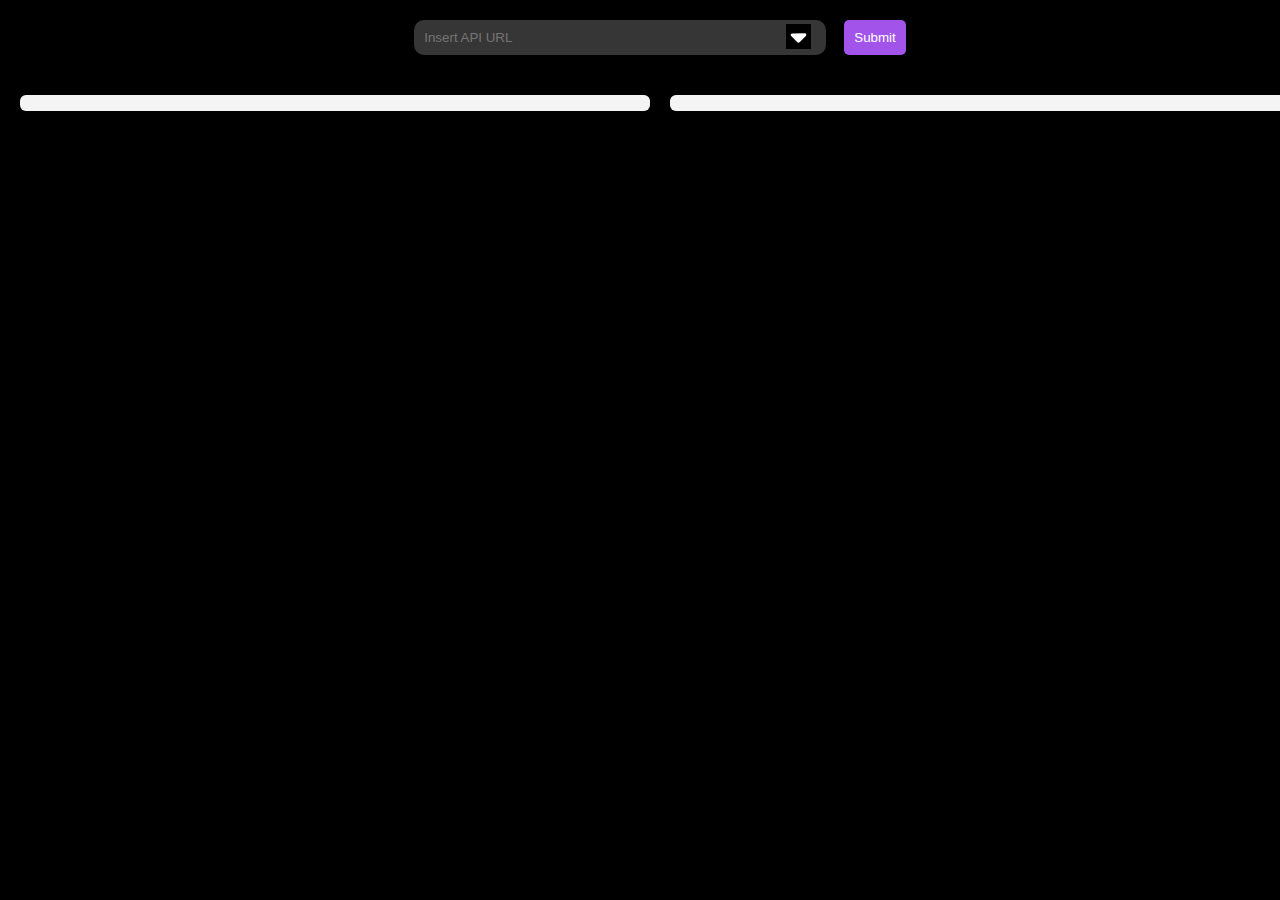
<file: AJAX/index.html>
<!DOCTYPE html>
<html lang="en">
<head>
  <meta charset="UTF-8">
  <link rel="stylesheet" href="style.css">
  <title>May 20, 2025</title>
  
</head>
<body>

  <div class="search">
    <div class="input-container">
      <input type="url" id="postnum" placeholder="Insert API URL">
      <button id="dropdownToggle"><svg width="25" height="25" viewBox="0 0 32 32" fill="none" xmlns="http://www.w3.org/2000/svg">
        <path d="M14.5875 23.4125C15.3687 24.1938 16.6375 24.1938 17.4187 23.4125L25.4188 15.4125C25.9938 14.8375 26.1625 13.9813 25.85 13.2313C25.5375 12.4813 24.8125 11.9938 24 11.9938L8 12C7.19375 12 6.4625 12.4875 6.15 13.2375C5.8375 13.9875 6.0125 14.8438 6.58125 15.4188L14.5813 23.4188L14.5875 23.4125Z" fill="white"/>
        </svg></button>
      <ul id="dropdown" class="dropdown-list"></ul>
    </div>
    <button onclick="fetchData()">Submit</button>
  </div>

  <div class="result">
    <div id="output-1"></div>
    <div id="output-2"></div>
  </div>

  <script>

  let dropdownToggle = document.getElementById("dropdownToggle");

  dropdownToggle.addEventListener("click", function () {
    
    const dropdown = document.getElementById("dropdown");

    dropdown.style.display = dropdown.style.display === "block" ? "none" : "block";
  });


  let dropdown =  document.getElementById("dropdown");

  dropdown.addEventListener("click", function (e) {
    if (e.target.tagName === "LI") {
      document.getElementById("postnum").value = e.target.textContent;
      document.getElementById("dropdown").style.display = "none";
    }
  });

  

  function saveUrlToHistory(url) {
    let history = JSON.parse(localStorage.getItem("urlHistory")) || [];
    if (!history.includes(url)) {
      history.unshift(url);
      if (history.length > 5) history = history.slice(0, 5);
      localStorage.setItem("urlHistory", JSON.stringify(history));
    }
    updateDropdown();
  }

  
  function updateDropdown() {

    const dropdown = document.getElementById("dropdown");
    const history = JSON.parse(localStorage.getItem("urlHistory")) || [];

    dropdown.innerHTML = "";
    history.forEach(url => {
      const li = document.createElement("li");
      li.textContent = url;
      dropdown.appendChild(li);
    });
  }

  
  function formatKeyValue(obj) {
    if (obj === null) return "null";
    if (typeof obj !== "object") return obj.toString();

    if (Array.isArray(obj)) {
      return `<ul>${obj.map(item => `<li>${formatKeyValue(item)}</li>`).join('')}</ul>`;
    } else {
      return `<ul>` + Object.entries(obj).map(([key, val]) => {
        return `<li><strong>${key}:</strong> ${formatKeyValue(val)}</li>`;
      }).join('') + `</ul>`;
    }
  }

  
  function transformData(data) {
    function transform(obj) {
      if (obj === null) return null;
      if (Array.isArray(obj)) return obj.map(transform);
      if (typeof obj !== 'object') return obj;

      const result = {};
      for (let key in obj) {
        let value = obj[key];

        
        if (/a/i.test(String(value))) {
          value = String(value).split("").reverse().join("");
        }

        
        const newKey = key.length % 2 === 0 ? key + "-iseven" : key;

        
        if (typeof value === "object" && value !== null) {
          result[newKey] = transform(value);
        } else {
          result[newKey] = value;
        }
      }
      return result;
    }

    return Array.isArray(data) ? data.map(transform) : transform(data);
  }

  
  function fetchData() {
    const url = document.getElementById("postnum").value;

    if (url) {
      fetch(url)
        .then(response => {
          if (!response.ok) throw new Error("Invalid or not found.");
          return response.json();
        })
        .then(data => {
          saveUrlToHistory(url);
          document.getElementById("output-1").innerHTML = formatKeyValue(data);
          const transformed = transformData(data);
          document.getElementById("output-2").innerHTML = formatKeyValue(transformed);
        })
        .catch(error => {
          document.getElementById("output-1").textContent = error.message;
          document.getElementById("output-2").textContent = error.message;
        });
    } else {
      document.getElementById("output-1").textContent = "Please enter a valid API URL.";
      document.getElementById("output-2").textContent = "Please enter a valid API URL.";
    }
  }

  
  updateDropdown();
</script>

</body>
</html>
</file>
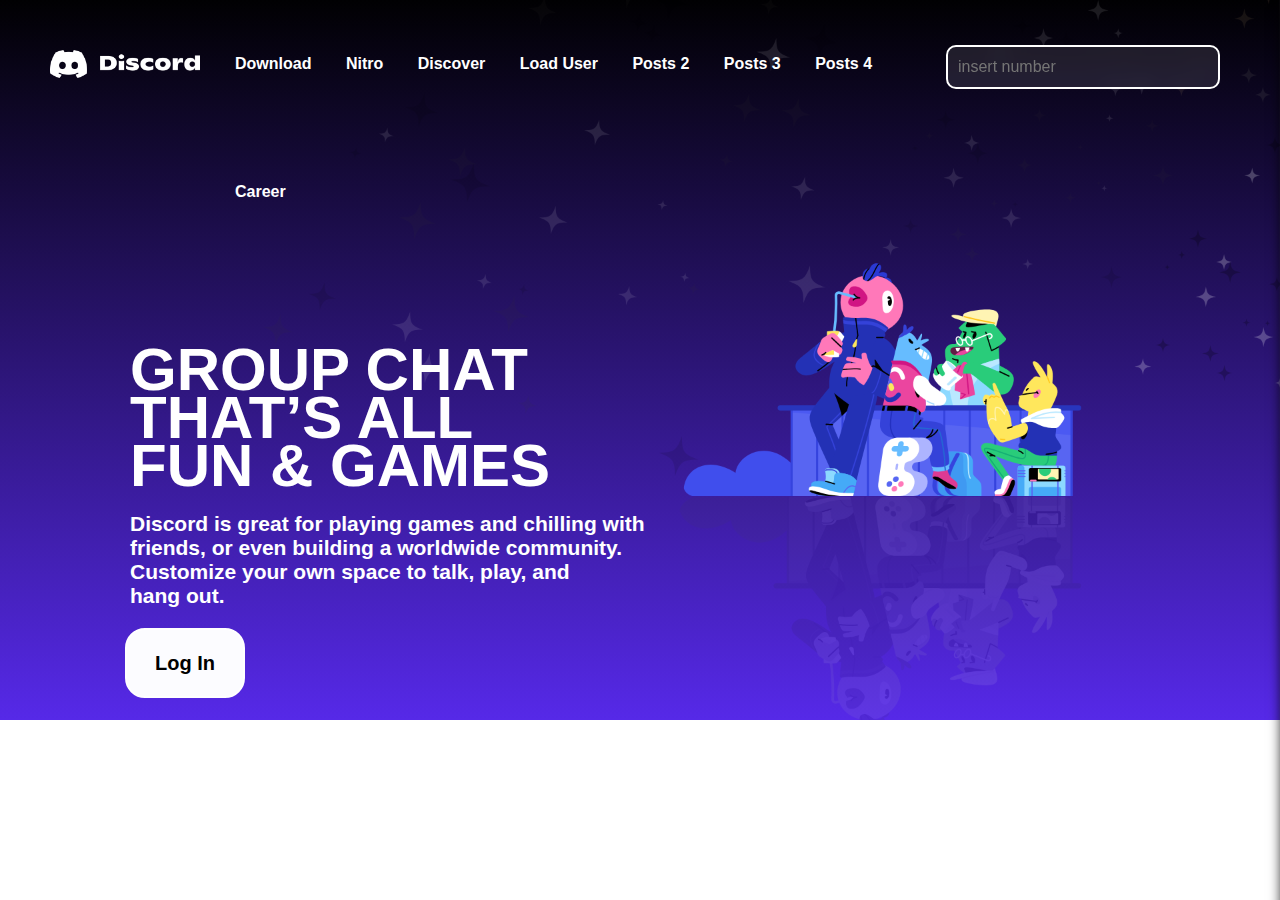
<file: Discord/index.html>
<!DOCTYPE html>
<html lang="en">
<head>
    <meta charset="UTF-8">
    <meta name="viewport" content="width=device-width, initial-scale=1.0">
    <link rel="stylesheet" href="style.css">
    <title>Document</title>
</head>
<body>
    <div id="navbar">
        <div class="logo">
        <a href="index.html">
            <img src="logo.png" alt="Logo" width="150">
        </a>
        </div>

        <div class="menu">
            <ul>
                <li><a href="https://discord.com/download">Download</a></li>
                <li><a href="https://discord.com/nitro">Nitro</a></li>
                <li><a href="https://discord.com/servers">Discover</a></li>
               
                <li ><a id="post1">Load User</a>
                    <ul id="dropdown1">
                    </ul>
                </li>

                <li><a id="post2">Posts 2 </a>
                    <ul id="dropdown2">
                    </ul>
                </li>

                <li><a id="post3">Posts 3 </a>
                    <ul id="dropdown3">
                    </ul>
                </li>

                <li><a id="post4">Posts 4 </a>
                    <ul id="dropdown4">
                    </ul>
                </li>

                <li><a href="https://discord.com/servers">Career</a></li>

            </ul>
        </div>

        <div class="search">
            <input type="number" id="postnum" placeholder="insert number">

                <ul id="output">
                </ul>

        </div>
    </div>

    <div id="section" onmouseover="changeColor()" onmouseout="resetColor()">
        <h1 id="text">Group chat <br>that’s all <br>fun & games</h1>
        <b> <p>Discord is great for playing games and chilling with<br>
               friends, or even building a worldwide community. <br>
               Customize your own space to talk, play, and <br>
               hang out.
            </p>
        </b>
    </div>

    

    <DIV id="LOG-BTN">
        <button id="LogBar">Log In</button>
    </DIV>
        <div class="login-form" id="loginForm">

            <span class="close-btn" onclick="closeForm()">✖</span>
            <h2>Welcome Back!</h2>
            <p>We're so Excited to see you again!</p>
            <form>
                <input type="text" placeholder="Username" required>
                <input type="password" placeholder="Password" required>
                <button type="submit">Log In</button>
            </form>
        </div>

    <script>

        //post 1
        document.getElementById("post1").addEventListener("mouseenter", () => {
            // 
            Promise.all([
                fetch("https://reqres.in/api/users/1").then(res => res.json()),
                fetch("https://reqres.in/api/users/2").then(res => res.json()),
                fetch("https://reqres.in/api/users/3").then(res => res.json())
            ])
            .then(results => {
                let AddDiv = document.getElementById("dropdown1");

                results.forEach(data => {

                    let user = data.data;

                    let userContainer = document.createElement("li");

                    userContainer.innerHTML = `
                        <h3>${user.first_name} ${user.last_name}</h3>
                        <img src="${user.avatar}" width="100">
                        <p>Email: ${user.email}</p>
                    `;

                    AddDiv.appendChild(userContainer);
                });
            })
            .catch(error => console.error("Error fetching users:", error));
        });
        document.getElementById("post1").addEventListener("mouseout", () => {
                document.getElementById("dropdown1").innerHTML ="";
                });
    //post 2
        document.getElementById("post2").addEventListener("mouseenter", function() {
        fetch("https://jsonplaceholder.typicode.com/posts/2")
        .then(response => response.json()) 
        .then(data => {
        document.getElementById("dropdown2").innerHTML = `
            <li>UserId: ${data.userId}</li>
            <li>Id: ${data.id}</li>
            <li>Title: ${data.title}</li>
            <li>Body: ${data.body}</li>
    `;
    })
    .catch(error => console.error("Error:", error));
    });
    document.getElementById("post2").addEventListener("mouseout", function() {
    document.getElementById("dropdown2").innerHTML = "";
});
 
    //post 3
    document.getElementById("post3").addEventListener("mouseenter", function() {
        fetch("https://jsonplaceholder.typicode.com/posts/3")
        .then(response => response.json()) 
        .then(data => {
        document.getElementById("dropdown3").innerHTML = `
            <li>UserId: ${data.userId}</li>
            <li>Id: ${data.id}</li>
            <li>Title: ${data.title}</li>
            <li>Body: ${data.body}</li>
    `;
    })
    .catch(error => console.error("Error:", error));
    });
    document.getElementById("post3").addEventListener("mouseout", function() {
    document.getElementById("dropdown3").innerHTML = "";
});

document.getElementById("post4").addEventListener("mouseenter", function() {
        fetch("https://jsonplaceholder.typicode.com/posts/4")
        .then(response => response.json()) 
        .then(data => {
        document.getElementById("dropdown4").innerHTML = `
            <li>UserId: ${data.userId}</li>
            <li>Id: ${data.id}</li>
            <li>Title: ${data.title}</li>
            <li>Body: ${data.body}</li>
    `;
    })
    .catch(error => console.error("Error:", error));
    });
    document.getElementById("post4").addEventListener("mouseout", function() {
    document.getElementById("dropdown4").innerHTML = "";
});

        //section
        let text = document.getElementsByTagName("h1")[0];

       function changeColor() {
       text.style.color = "#e9d5ff";
       text.innerText = "A community \nbuilt for \nfun & gaming!";
    }

    function resetColor() {
        document.getElementById("text").style.color = "white";
        document.getElementById("text").innerText = "Group chat \nthat’s all \nfun & games";
    }
        
        //search bar
        document.getElementById("postnum").addEventListener("input", function() {
            
            let postnum = this.value;

            if (postnum) { 
                fetch(`https://jsonplaceholder.typicode.com/posts/${postnum}`)
                    .then(response => response.json())
                    .then(data => {
                        document.getElementById("output").innerHTML = `
                            <li>${data.title}</li>
                            <li>${data.body}</li>
                            <li>${data.userId}</li>
                            <li>${data.id}</li>
                        `;
                    })
                    
            } else {
                document.getElementById("output").innerHTML = ""; 
            }
        });

        document.getElementById("LogBar").addEventListener("click", function() {
    document.getElementById("loginForm").style.right = "0";
});

function closeForm() {
    document.getElementById("loginForm").style.right = "-350px";
}

    </script>
</body>
</html>
</file>
<file: AJAX/style.css>
* {
      padding: 0;
      margin: 0;
      background-color: black;
      
    }

    .search {
      display: flex;
      gap: 30px;
      max-width: 1400px;
      width: 100%;
      margin: auto;
      justify-content: center;
      padding: 20px;
    }

    .input-container {
      position: relative;
      width: 400px;
    }

    .input-container input {
      width: 100%;
      padding: 10px;
      padding-right: 2px;
      border-radius: 10px;
      border: none;
      background-color: rgba(163, 163, 163, 0.334);
      color: white;
    }

    .input-container button#dropdownToggle {
      position: absolute;
      top: 50%;
      right: -5px;
      transform: translateY(-50%);
      background-color:transparent;
      color: white;
      border: none;
      padding: 5px 8px;
      border-radius: 5px;
      cursor: pointer;
    }

    .dropdown-list {
      display: none;
      position: absolute;
      top: 105%;
      left: 0;
      right: 0;
      background-color: white;
      border: 1px solid #ccc;
      border-radius: 5px;
      list-style: none;
      padding: 2px;
      z-index: 100;
      max-height: 150px;
      overflow-y: auto;
      width: 100%;
    }

    .dropdown-list li {
      padding: 5px 10px;
      cursor: pointer;
      color: white;
    }

    .dropdown-list li:hover {
      background-color: #eee;
    }

    .search button:not(#dropdownToggle) {
      border-radius: 5px;
      padding: 0 10px;
      border: none;
      color: white;
      background-color: rgb(162, 84, 234);
    }

    .search button:hover {
      box-shadow: 3px 5px 5px 2px rgba(0, 0, 0, 0.195);
      transform: scale(1.1);
    }

    .result {
      max-width: 1400px;
      width: 100%;
      margin: auto;
      display: flex;
      justify-content: space-between;
      padding: 20px;
      gap: 20px;
      font-family: monospace;
    }

    .result > div {
      width: 50%;
      background: #f4f4f4;
      padding: 1em;
      border-radius: 6px;
      white-space: pre-wrap;
      color: black;
    }

    ul {
      padding-left: 1.2em;
      color: white;
      padding-top: 3px;
      padding-left: 20px;
      padding-bottom: 3px;
    }

    li {
      margin-bottom: 0.3em;
    }

    #output-1, #output-2 {
      width: 650px;
      padding: 8px;
      color: black;
    }
</file>
<file: Discord/style.css>
*{
    padding: 0;
    margin: 0;
    
}
body{
    background-image: url("wallpaper1.png");
    background-size: cover;
    background-repeat: no-repeat;
    background-blend-mode: multiply;
    font-family: "gg sans", sans-serif;
    
}

#navbar{
    display: flex;
    justify-content: space-between;
    padding: 0 40px;   
}

.logo{
    padding: 50px 10px;
}

.menu{
margin-left: 10px;
}

.menu ul li{
    display: inline-block;
    padding: 55px 0;
    
}


.menu ul li a{
    text-align: center;
    color: rgb(255, 255, 255);
    text-decoration: none;
    font-size: 16px;
    font-weight: bold;
    padding: 10px 15px;
}
.menu ul li a:hover{
    background: rgb(88, 88, 212);
    border-radius: 10px;
    
    
}


#dropdown1{
    margin-right: 10px;
    width: 250px;
    border-radius: 10px;
    padding: 0 20px;
    margin-top: 10px;
    color: white;

    height: 150px;
    position: absolute;
}
#dropdown1 li{
    width: 250px;
    padding: 10px 20px;
    box-shadow: 7px 10px 18px rgb(30, 30, 30);
    background-color:rgb(88, 88, 212);
    display: inline-block;
    color: white;
    
}
#dropdown2{
    margin-right: 10px;
    width: 250px;
    border-radius: 10px;
    padding: 0 20px;
    margin-top: 10px;
    color: white;
    display: block;
    height: 150px;
    position: absolute;

}
#dropdown2 li{
    width: 250px;
    padding: 10px 20px;
    box-shadow: 7px 10px 18px rgb(30, 30, 30);
    background-color:rgb(88, 88, 212);
    display: inline-block;
    color: white;
}

#dropdown3{
    margin-right: 10px;
    width: 250px;
    border-radius: 10px;
    padding: 0 20px;
    margin-top: 10px;
    color: white;
    display: block;
    height: 150px;
    position: absolute;

}
#dropdown3 li{
    width: 250px;
    padding: 10px 20px;
    box-shadow: 7px 10px 18px rgb(30, 30, 30);
    background-color:rgb(88, 88, 212);
    display: inline-block;
    color: white;
}

#dropdown4{
    margin-right: 10px;
    width: 250px;
    border-radius: 10px;
    padding: 0 20px;
    margin-top: 10px;
    color: white;
    display: block;
    height: 150px;
    position: absolute;

}
#dropdown4 li{
    width: 250px;
    padding: 10px 20px;
    box-shadow: 7px 10px 18px rgb(30, 30, 30);
    background-color:rgb(88, 88, 212);
    display: inline-block;
    color: white;
}
.search{
    padding: 45px 20px;
}

.search input {
    width: 250px;
    height: 20px;
    padding: 10px;
    font-size: 16px;
    font-weight: 500;
    color: white;
    background: rgba(255, 255, 255, 0.1);
    border: 2px solid rgb(255, 255, 255);
    border-radius: 10px;
    outline: none;
    transition: all 0.3s ease-in-out;
    backdrop-filter: blur(10px);
}

#output{
    background-color:rgb(88, 88, 212);
    width: 250px;
    border-radius: 10px;
    padding: 0 20px;
    margin-top: 10px;
    color: white;
    position: absolute;
}

#section{
    margin: 40px 80px;
    padding: 50px 50px;
    
    width: 550px;
    
}

#section h1{
    font-size: 60px;
    line-height: 0.8;
    text-transform: uppercase;
    font-weight: bold;
    color: white;
    font-weight: 900;
    
}

#section p{
    font-size: 21px;
    margin-top: 22px;
    color: white;
}

#image {
     
    transition: opacity 2s ease-in-out; 
}

#image-container{
    right: 150px;
    position: absolute;
    top: 50%;
    transform: translateY(-50%);
      
}
#LOG-BTN{
    margin-top: -70px;
}
#LogBar{
    width: 120px;
    height: 70px;
    background-color: rgb(252, 252, 255);
    border-radius: 20px;
    border: 2px solid rgb(255, 255, 255);
    outline: none;
    font-size: 20px;
    font-weight: bolder;
    margin-left: 125px;
    
    

}
#LogBar:hover{
    background: rgb(188, 188, 255);
    border-radius: 20px;
    border: 2px solid  rgb(188, 188, 255);
    box-shadow: 7px 10px 18px rgb(30, 30, 30);
}
.login-form {
    position: fixed;
    top: 0;
    right: -350px; 
    width: 300px;
    height: 100%;
    background-color: rgb(58, 58, 58);
    padding: 20px;
    transition: right 0.3s ease-in-out;
    box-shadow: -8px 7px 12px rgb(0, 0, 0);
}

.login-form h2 {
    text-align: center;
    color: #ddd;
    margin-top: 20px;
    
    
}
.login-form p {
    text-align: center;
    color: #727171;
    font-size: 15px;
    margin-top: 7px;
    
}

.login-form input {
    width: 93%;
    padding: 10px;
    margin: 15px 0;
    border: 1px solid #181818;
    border-radius: 3px;
    background-color: #181818;
    color: white;
}

.login-form button {
    width: 100%;
    padding: 15px;
    background-color:rgb(88, 88, 212);
    color: white;
    border: none;
    border-radius: 3px;
    cursor: pointer;
    margin-top: 15px;
}

.close-btn {
    position: absolute;
    top: 10px;
    right: 15px;
    cursor: pointer;
    font-size: 20px;
    color: white;
}
</file>
